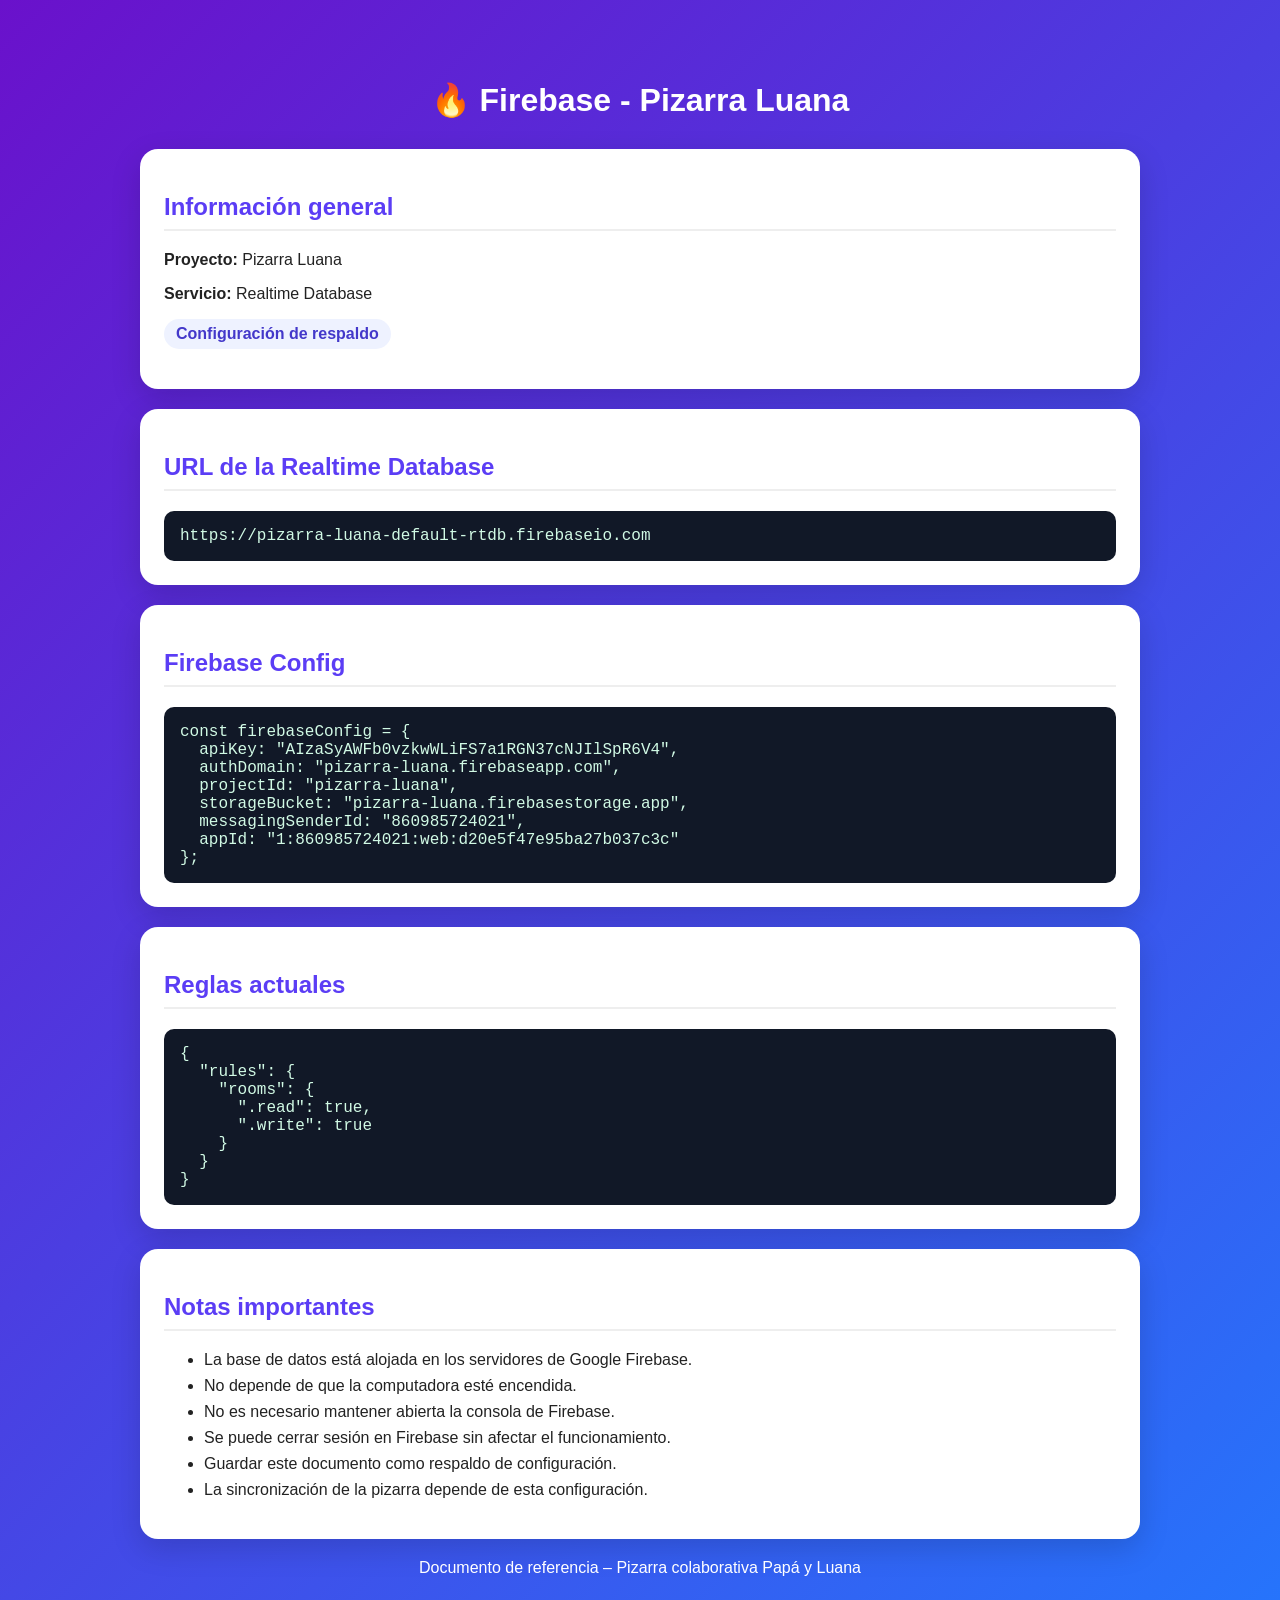
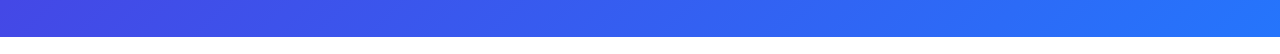
<file: Firebase - Pizarra Luana.html>
<!DOCTYPE html>
<html lang="es">
<head>
<meta charset="UTF-8">
<meta name="viewport" content="width=device-width, initial-scale=1.0">
<title>Firebase - Pizarra Luana</title>
<style>
body{
    margin:0;
    font-family:Segoe UI, Arial, sans-serif;
    background:linear-gradient(135deg,#6a11cb,#2575fc);
    color:#222;
}
.container{
    max-width:1000px;
    margin:40px auto;
    padding:20px;
}
.card{
    background:white;
    border-radius:18px;
    padding:24px;
    margin-bottom:20px;
    box-shadow:0 10px 30px rgba(0,0,0,.15);
}
h1{
    color:white;
    text-align:center;
    margin-bottom:30px;
}
h2{
    color:#5b3df5;
    border-bottom:2px solid #eee;
    padding-bottom:8px;
}
.code{
    background:#111827;
    color:#d1fae5;
    padding:16px;
    border-radius:10px;
    overflow:auto;
    white-space:pre-wrap;
    font-family:Consolas, monospace;
}
.badge{
    display:inline-block;
    background:#eef2ff;
    color:#4338ca;
    padding:6px 12px;
    border-radius:999px;
    font-weight:bold;
}
ul li{
    margin:8px 0;
}
.footer{
    text-align:center;
    color:white;
    margin-top:20px;
}
</style>
</head>
<body>
<div class="container">
<h1>🔥 Firebase - Pizarra Luana</h1>

<div class="card">
<h2>Información general</h2>
<p><strong>Proyecto:</strong> Pizarra Luana</p>
<p><strong>Servicio:</strong> Realtime Database</p>
<p><span class="badge">Configuración de respaldo</span></p>
</div>

<div class="card">
<h2>URL de la Realtime Database</h2>
<div class="code">https://pizarra-luana-default-rtdb.firebaseio.com</div>
</div>

<div class="card">
<h2>Firebase Config</h2>
<div class="code">const firebaseConfig = {
  apiKey: "AIzaSyAWFb0vzkwWLiFS7a1RGN37cNJIlSpR6V4",
  authDomain: "pizarra-luana.firebaseapp.com",
  projectId: "pizarra-luana",
  storageBucket: "pizarra-luana.firebasestorage.app",
  messagingSenderId: "860985724021",
  appId: "1:860985724021:web:d20e5f47e95ba27b037c3c"
};</div>
</div>

<div class="card">
<h2>Reglas actuales</h2>
<div class="code">{
  "rules": {
    "rooms": {
      ".read": true,
      ".write": true
    }
  }
}</div>
</div>

<div class="card">
<h2>Notas importantes</h2>
<ul>
<li>La base de datos está alojada en los servidores de Google Firebase.</li>
<li>No depende de que la computadora esté encendida.</li>
<li>No es necesario mantener abierta la consola de Firebase.</li>
<li>Se puede cerrar sesión en Firebase sin afectar el funcionamiento.</li>
<li>Guardar este documento como respaldo de configuración.</li>
<li>La sincronización de la pizarra depende de esta configuración.</li>
</ul>
</div>

<div class="footer">
Documento de referencia – Pizarra colaborativa Papá y Luana
</div>
</div>
</body>
</html>
</file>
